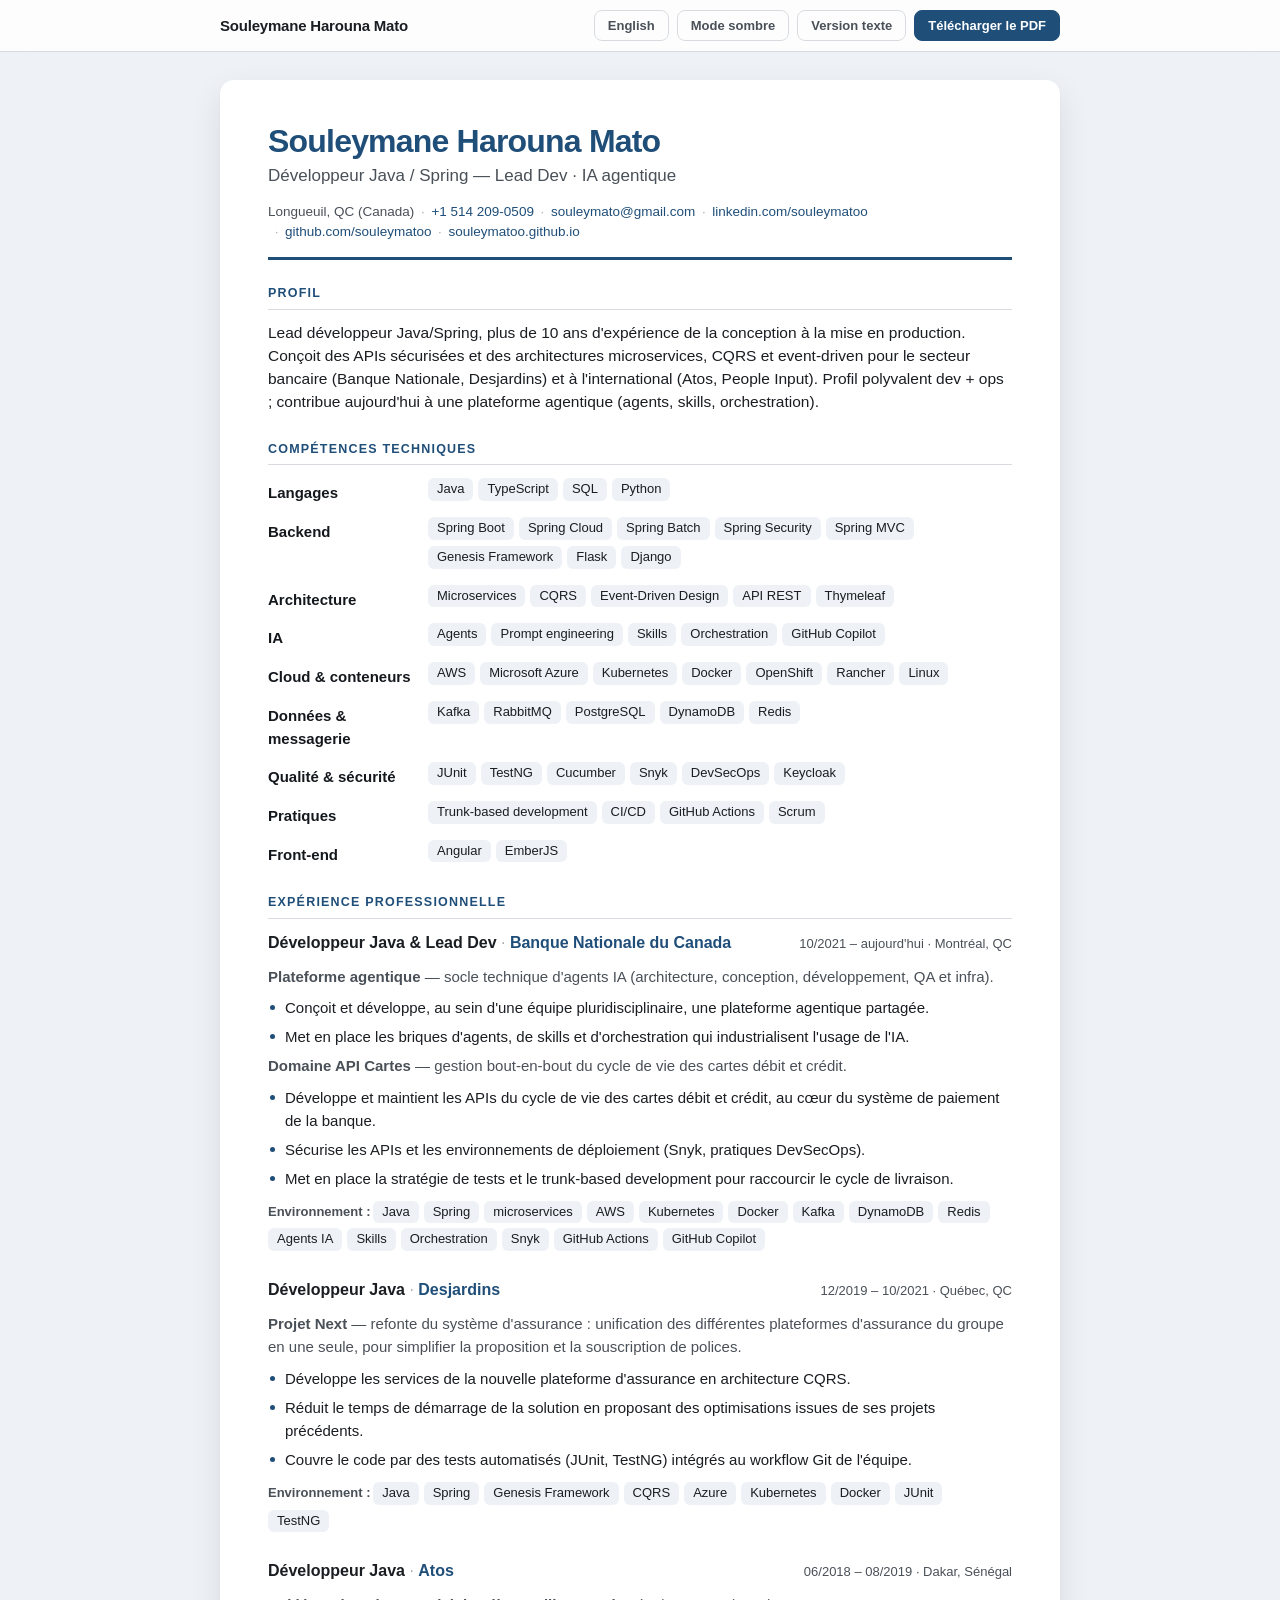
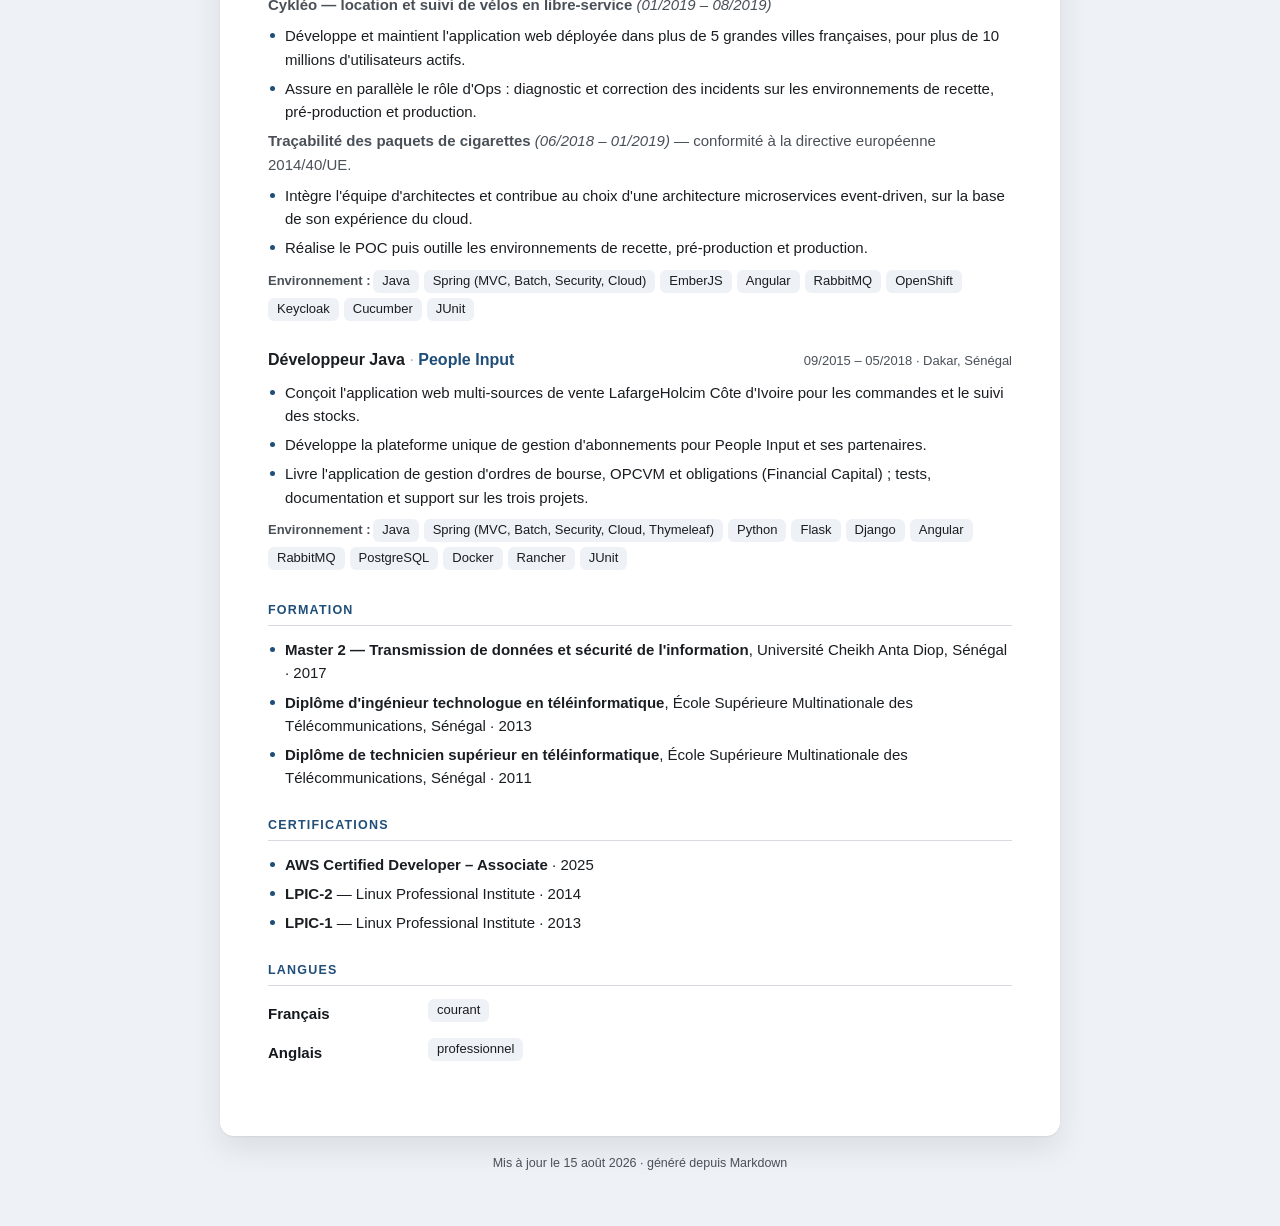
<file: index.html>
<!doctype html>
<html lang="fr" data-theme="light">
<head>
<meta charset="utf-8">
<meta name="viewport" content="width=device-width, initial-scale=1">
<title>Souleymane Harouna Mato — Développeur Java / Spring — Lead Dev · IA agentique</title>
<meta name="description" content="Lead développeur Java/Spring, plus de 10 ans d&#39;expérience de la conception à la mise en production. Conçoit des APIs sécurisées et des architectures microservices, CQRS et event-dr">
<meta name="author" content="Souleymane Harouna Mato">
<meta property="og:type" content="profile">
<meta property="og:title" content="Souleymane Harouna Mato — Développeur Java / Spring — Lead Dev · IA agentique">
<meta property="og:description" content="Lead développeur Java/Spring, plus de 10 ans d&#39;expérience de la conception à la mise en production. Conçoit des APIs sécurisées et des architectures microservices, CQRS et event-dr">
<link rel="alternate" hreflang="en" href="en.html">
<link rel="stylesheet" href="assets/site.css">
<link rel="icon" href="data:image/svg+xml,<svg xmlns='http://www.w3.org/2000/svg' viewBox='0 0 100 100'><text y='.9em' font-size='90'>📄</text></svg>">
<script type="application/ld+json">{"@context":"https://schema.org","@type":"Person","name":"Souleymane Harouna Mato","jobTitle":"Développeur Java / Spring — Lead Dev · IA agentique","email":"mailto:souleymato@gmail.com","telephone":"+1 514 209-0509","address":"Longueuil, QC (Canada)","url":"https://www.linkedin.com/in/souleymane-mato-aa4ab8a3","sameAs":["https://www.linkedin.com/in/souleymane-mato-aa4ab8a3","https://github.com/souleymatoo","https://souleymatoo.github.io/"]}</script>
<style>:root { --accent: #1f4e79; }</style>
</head>
<body>
<a class="skip-link" href="#content">Aller au contenu</a>
<header class="topbar">
  <div class="topbar-inner">
    <span class="topbar-name">Souleymane Harouna Mato</span>
    <nav class="topbar-actions" aria-label="Actions">
      <a class="btn btn-ghost" href="en.html" hreflang="en">English</a>
      <button class="btn btn-ghost" type="button" id="theme-toggle" aria-live="polite">Mode sombre</button>
      <a class="btn btn-ghost" href="cv-fr.txt" download>Version texte</a>
      <a class="btn btn-primary" href="CV-Souleymane-Harouna-Mato-FR.pdf" download>Télécharger le PDF</a>
    </nav>
  </div>
</header>
<main id="content" class="page">
  <article class="cv" lang="fr">
    <header class="cv-header">
      <h1 class="cv-name">Souleymane Harouna Mato</h1>
      <p class="cv-headline">Développeur Java / Spring — Lead Dev · IA agentique</p>
      <ul class="cv-contact">
        <li>Longueuil, QC (Canada)</li>
        <li><a href="tel:+15142090509">+1 514 209-0509</a></li>
        <li><a href="mailto:souleymato@gmail.com">souleymato@gmail.com</a></li>
        <li><a href="https://www.linkedin.com/in/souleymane-mato-aa4ab8a3">linkedin.com/souleymatoo</a></li>
        <li><a href="https://github.com/souleymatoo">github.com/souleymatoo</a></li>
        <li><a href="https://souleymatoo.github.io/">souleymatoo.github.io</a></li>
      </ul>
    </header>
    <section class="cv-section cv-section--summary" id="profil">
      <h2>Profil</h2>
      
      <p>Lead développeur Java/Spring, plus de 10 ans d&#39;expérience de la conception à la mise en production. Conçoit des APIs sécurisées et des architectures microservices, CQRS et event-driven pour le secteur bancaire (Banque Nationale, Desjardins) et à l&#39;international (Atos, People Input). Profil polyvalent dev + ops ; contribue aujourd&#39;hui à une plateforme agentique (agents, skills, orchestration).</p>
    </section>
    <section class="cv-section cv-section--skills" id="competences-techniques">
      <h2>Compétences techniques</h2>
      
      <dl class="groups"><div class="group">
          <dt>Langages</dt>
          <dd><span class="tag">Java</span><span class="tag-sep"> · </span><span class="tag">TypeScript</span><span class="tag-sep"> · </span><span class="tag">SQL</span><span class="tag-sep"> · </span><span class="tag">Python</span></dd>
        </div>
        <div class="group">
          <dt>Backend</dt>
          <dd><span class="tag">Spring Boot</span><span class="tag-sep"> · </span><span class="tag">Spring Cloud</span><span class="tag-sep"> · </span><span class="tag">Spring Batch</span><span class="tag-sep"> · </span><span class="tag">Spring Security</span><span class="tag-sep"> · </span><span class="tag">Spring MVC</span><span class="tag-sep"> · </span><span class="tag">Genesis Framework</span><span class="tag-sep"> · </span><span class="tag">Flask</span><span class="tag-sep"> · </span><span class="tag">Django</span></dd>
        </div>
        <div class="group">
          <dt>Architecture</dt>
          <dd><span class="tag">Microservices</span><span class="tag-sep"> · </span><span class="tag">CQRS</span><span class="tag-sep"> · </span><span class="tag">Event-Driven Design</span><span class="tag-sep"> · </span><span class="tag">API REST</span><span class="tag-sep"> · </span><span class="tag">Thymeleaf</span></dd>
        </div>
        <div class="group">
          <dt>IA</dt>
          <dd><span class="tag">Agents</span><span class="tag-sep"> · </span><span class="tag">Prompt engineering</span><span class="tag-sep"> · </span><span class="tag">Skills</span><span class="tag-sep"> · </span><span class="tag">Orchestration</span><span class="tag-sep"> · </span><span class="tag">GitHub Copilot</span></dd>
        </div>
        <div class="group">
          <dt>Cloud &amp; conteneurs</dt>
          <dd><span class="tag">AWS</span><span class="tag-sep"> · </span><span class="tag">Microsoft Azure</span><span class="tag-sep"> · </span><span class="tag">Kubernetes</span><span class="tag-sep"> · </span><span class="tag">Docker</span><span class="tag-sep"> · </span><span class="tag">OpenShift</span><span class="tag-sep"> · </span><span class="tag">Rancher</span><span class="tag-sep"> · </span><span class="tag">Linux</span></dd>
        </div>
        <div class="group">
          <dt>Données &amp; messagerie</dt>
          <dd><span class="tag">Kafka</span><span class="tag-sep"> · </span><span class="tag">RabbitMQ</span><span class="tag-sep"> · </span><span class="tag">PostgreSQL</span><span class="tag-sep"> · </span><span class="tag">DynamoDB</span><span class="tag-sep"> · </span><span class="tag">Redis</span></dd>
        </div>
        <div class="group">
          <dt>Qualité &amp; sécurité</dt>
          <dd><span class="tag">JUnit</span><span class="tag-sep"> · </span><span class="tag">TestNG</span><span class="tag-sep"> · </span><span class="tag">Cucumber</span><span class="tag-sep"> · </span><span class="tag">Snyk</span><span class="tag-sep"> · </span><span class="tag">DevSecOps</span><span class="tag-sep"> · </span><span class="tag">Keycloak</span></dd>
        </div>
        <div class="group">
          <dt>Pratiques</dt>
          <dd><span class="tag">Trunk-based development</span><span class="tag-sep"> · </span><span class="tag">CI/CD</span><span class="tag-sep"> · </span><span class="tag">GitHub Actions</span><span class="tag-sep"> · </span><span class="tag">Scrum</span></dd>
        </div>
        <div class="group">
          <dt>Front-end</dt>
          <dd><span class="tag">Angular</span><span class="tag-sep"> · </span><span class="tag">EmberJS</span></dd>
        </div></dl>
    </section>
    <section class="cv-section cv-section--experience" id="experience-professionnelle">
      <h2>Expérience professionnelle</h2>
      
      <article class="entry">
        <div class="entry-head">
          <h3 class="entry-title"><span class="entry-role">Développeur Java &amp; Lead Dev</span><span class="entry-sep"> · </span><span class="entry-org">Banque Nationale du Canada</span></h3>
          <p class="entry-meta">10/2021 – aujourd&#39;hui · Montréal, QC</p>
        </div>
        <p class="entry-note entry-note--lead"><strong>Plateforme agentique</strong> — socle technique d&#39;agents IA (architecture, conception, développement, QA et infra).</p>
        <ul class="bullets"><li>Conçoit et développe, au sein d&#39;une équipe pluridisciplinaire, une plateforme agentique partagée.</li>
          <li>Met en place les briques d&#39;agents, de skills et d&#39;orchestration qui industrialisent l&#39;usage de l&#39;IA.</li></ul>
        <p class="entry-note entry-note--lead"><strong>Domaine API Cartes</strong> — gestion bout-en-bout du cycle de vie des cartes débit et crédit.</p>
        <ul class="bullets"><li>Développe et maintient les APIs du cycle de vie des cartes débit et crédit, au cœur du système de paiement de la banque.</li>
          <li>Sécurise les APIs et les environnements de déploiement (Snyk, pratiques DevSecOps).</li>
          <li>Met en place la stratégie de tests et le trunk-based development pour raccourcir le cycle de livraison.</li></ul>
        <p class="stack"><span class="stack-label">Environnement : </span><span class="tag">Java</span><span class="tag-sep"> · </span><span class="tag">Spring</span><span class="tag-sep"> · </span><span class="tag">microservices</span><span class="tag-sep"> · </span><span class="tag">AWS</span><span class="tag-sep"> · </span><span class="tag">Kubernetes</span><span class="tag-sep"> · </span><span class="tag">Docker</span><span class="tag-sep"> · </span><span class="tag">Kafka</span><span class="tag-sep"> · </span><span class="tag">DynamoDB</span><span class="tag-sep"> · </span><span class="tag">Redis</span><span class="tag-sep"> · </span><span class="tag">Agents IA</span><span class="tag-sep"> · </span><span class="tag">Skills</span><span class="tag-sep"> · </span><span class="tag">Orchestration</span><span class="tag-sep"> · </span><span class="tag">Snyk</span><span class="tag-sep"> · </span><span class="tag">GitHub Actions</span><span class="tag-sep"> · </span><span class="tag">GitHub Copilot</span></p>
      </article>
      <article class="entry">
        <div class="entry-head">
          <h3 class="entry-title"><span class="entry-role">Développeur Java</span><span class="entry-sep"> · </span><span class="entry-org">Desjardins</span></h3>
          <p class="entry-meta">12/2019 – 10/2021 · Québec, QC</p>
        </div>
        <p class="entry-note entry-note--lead"><strong>Projet Next</strong> — refonte du système d&#39;assurance : unification des différentes plateformes d&#39;assurance du groupe en une seule, pour simplifier la proposition et la souscription de polices.</p>
        <ul class="bullets"><li>Développe les services de la nouvelle plateforme d&#39;assurance en architecture CQRS.</li>
          <li>Réduit le temps de démarrage de la solution en proposant des optimisations issues de ses projets précédents.</li>
          <li>Couvre le code par des tests automatisés (JUnit, TestNG) intégrés au workflow Git de l&#39;équipe.</li></ul>
        <p class="stack"><span class="stack-label">Environnement : </span><span class="tag">Java</span><span class="tag-sep"> · </span><span class="tag">Spring</span><span class="tag-sep"> · </span><span class="tag">Genesis Framework</span><span class="tag-sep"> · </span><span class="tag">CQRS</span><span class="tag-sep"> · </span><span class="tag">Azure</span><span class="tag-sep"> · </span><span class="tag">Kubernetes</span><span class="tag-sep"> · </span><span class="tag">Docker</span><span class="tag-sep"> · </span><span class="tag">JUnit</span><span class="tag-sep"> · </span><span class="tag">TestNG</span></p>
      </article>
      <article class="entry">
        <div class="entry-head">
          <h3 class="entry-title"><span class="entry-role">Développeur Java</span><span class="entry-sep"> · </span><span class="entry-org">Atos</span></h3>
          <p class="entry-meta">06/2018 – 08/2019 · Dakar, Sénégal</p>
        </div>
        <p class="entry-note entry-note--lead"><strong>Cykléo — location et suivi de vélos en libre-service</strong> <em>(01/2019 – 08/2019)</em></p>
        <ul class="bullets"><li>Développe et maintient l&#39;application web déployée dans plus de 5 grandes villes françaises, pour plus de 10 millions d&#39;utilisateurs actifs.</li>
          <li>Assure en parallèle le rôle d&#39;Ops : diagnostic et correction des incidents sur les environnements de recette, pré-production et production.</li></ul>
        <p class="entry-note entry-note--lead"><strong>Traçabilité des paquets de cigarettes</strong> <em>(06/2018 – 01/2019)</em> — conformité à la directive européenne 2014/40/UE.</p>
        <ul class="bullets"><li>Intègre l&#39;équipe d&#39;architectes et contribue au choix d&#39;une architecture microservices event-driven, sur la base de son expérience du cloud.</li>
          <li>Réalise le POC puis outille les environnements de recette, pré-production et production.</li></ul>
        <p class="stack"><span class="stack-label">Environnement : </span><span class="tag">Java</span><span class="tag-sep"> · </span><span class="tag">Spring (MVC, Batch, Security, Cloud)</span><span class="tag-sep"> · </span><span class="tag">EmberJS</span><span class="tag-sep"> · </span><span class="tag">Angular</span><span class="tag-sep"> · </span><span class="tag">RabbitMQ</span><span class="tag-sep"> · </span><span class="tag">OpenShift</span><span class="tag-sep"> · </span><span class="tag">Keycloak</span><span class="tag-sep"> · </span><span class="tag">Cucumber</span><span class="tag-sep"> · </span><span class="tag">JUnit</span></p>
      </article>
      <article class="entry">
        <div class="entry-head">
          <h3 class="entry-title"><span class="entry-role">Développeur Java</span><span class="entry-sep"> · </span><span class="entry-org">People Input</span></h3>
          <p class="entry-meta">09/2015 – 05/2018 · Dakar, Sénégal</p>
        </div>
        <ul class="bullets"><li>Conçoit l&#39;application web multi-sources de vente LafargeHolcim Côte d&#39;Ivoire pour les commandes et le suivi des stocks.</li>
          <li>Développe la plateforme unique de gestion d&#39;abonnements pour People Input et ses partenaires.</li>
          <li>Livre l&#39;application de gestion d&#39;ordres de bourse, OPCVM et obligations (Financial Capital) ; tests, documentation et support sur les trois projets.</li></ul>
        <p class="stack"><span class="stack-label">Environnement : </span><span class="tag">Java</span><span class="tag-sep"> · </span><span class="tag">Spring (MVC, Batch, Security, Cloud, Thymeleaf)</span><span class="tag-sep"> · </span><span class="tag">Python</span><span class="tag-sep"> · </span><span class="tag">Flask</span><span class="tag-sep"> · </span><span class="tag">Django</span><span class="tag-sep"> · </span><span class="tag">Angular</span><span class="tag-sep"> · </span><span class="tag">RabbitMQ</span><span class="tag-sep"> · </span><span class="tag">PostgreSQL</span><span class="tag-sep"> · </span><span class="tag">Docker</span><span class="tag-sep"> · </span><span class="tag">Rancher</span><span class="tag-sep"> · </span><span class="tag">JUnit</span></p>
      </article>
    </section>
    <section class="cv-section cv-section--education" id="formation">
      <h2>Formation</h2>
      
      <ul class="bullets"><li><strong>Master 2 — Transmission de données et sécurité de l&#39;information</strong>, Université Cheikh Anta Diop, Sénégal · 2017</li>
          <li><strong>Diplôme d&#39;ingénieur technologue en téléinformatique</strong>, École Supérieure Multinationale des Télécommunications, Sénégal · 2013</li>
          <li><strong>Diplôme de technicien supérieur en téléinformatique</strong>, École Supérieure Multinationale des Télécommunications, Sénégal · 2011</li></ul>
    </section>
    <section class="cv-section cv-section--certifications" id="certifications">
      <h2>Certifications</h2>
      
      <ul class="bullets"><li><strong>AWS Certified Developer – Associate</strong> · 2025</li>
          <li><strong>LPIC-2</strong> — Linux Professional Institute · 2014</li>
          <li><strong>LPIC-1</strong> — Linux Professional Institute · 2013</li></ul>
    </section>
    <section class="cv-section cv-section--languages" id="langues">
      <h2>Langues</h2>
      
      <dl class="groups"><div class="group">
          <dt>Français</dt>
          <dd><span class="tag">courant</span></dd>
        </div>
        <div class="group">
          <dt>Anglais</dt>
          <dd><span class="tag">professionnel</span></dd>
        </div></dl>
    </section>
  </article>
  <footer class="page-footer">
    <p>Mis à jour le 15 août 2026 · généré depuis Markdown</p>
  </footer>
</main>
<script>
(function () {
  var root = document.documentElement;
  var button = document.getElementById('theme-toggle');
  var labels = { light: "Mode sombre", dark: "Mode clair" };
  var stored = null;
  try { stored = localStorage.getItem('cv-theme'); } catch (error) {}
  var preferred = stored || (window.matchMedia('(prefers-color-scheme: dark)').matches ? 'dark' : 'light');
  apply(preferred);
  button.addEventListener('click', function () {
    apply(root.dataset.theme === 'dark' ? 'light' : 'dark');
  });
  function apply(theme) {
    root.dataset.theme = theme;
    button.textContent = labels[theme];
    try { localStorage.setItem('cv-theme', theme); } catch (error) {}
  }
})();
</script>
</body>
</html>
</file>
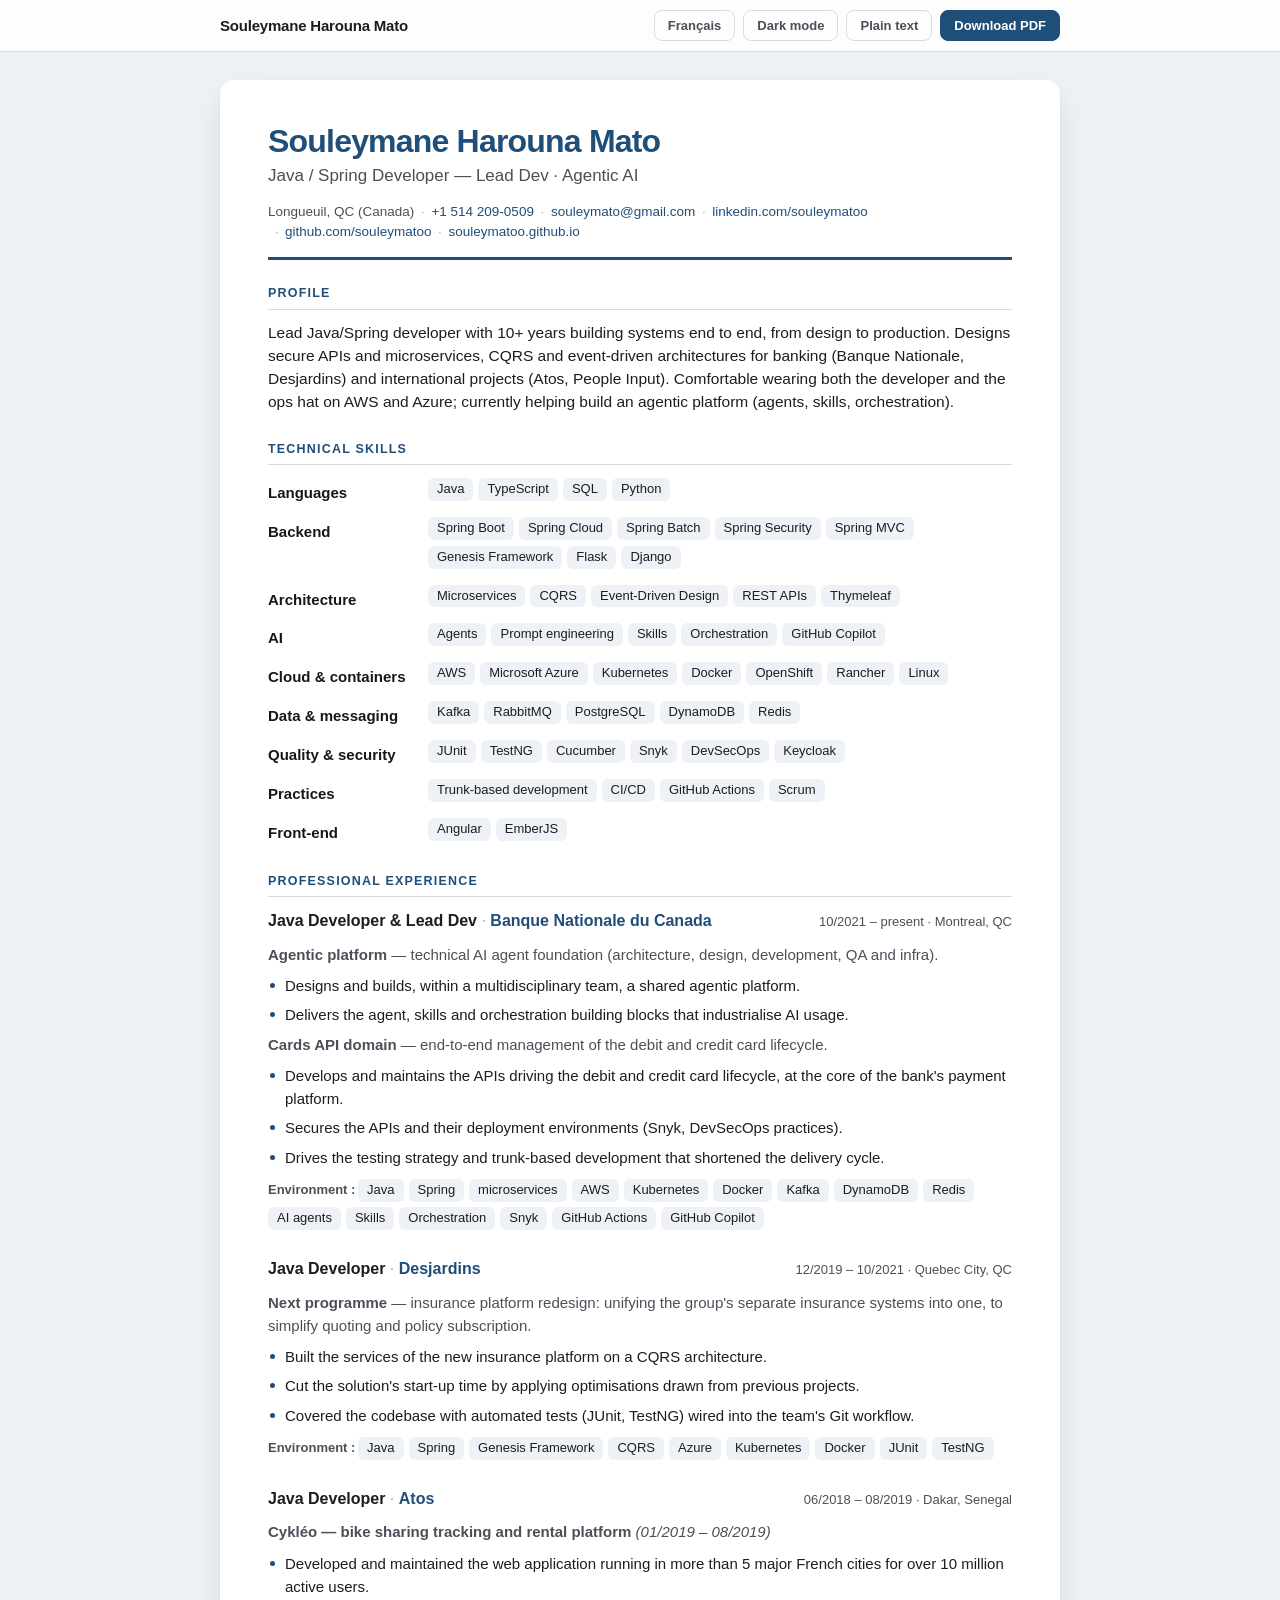
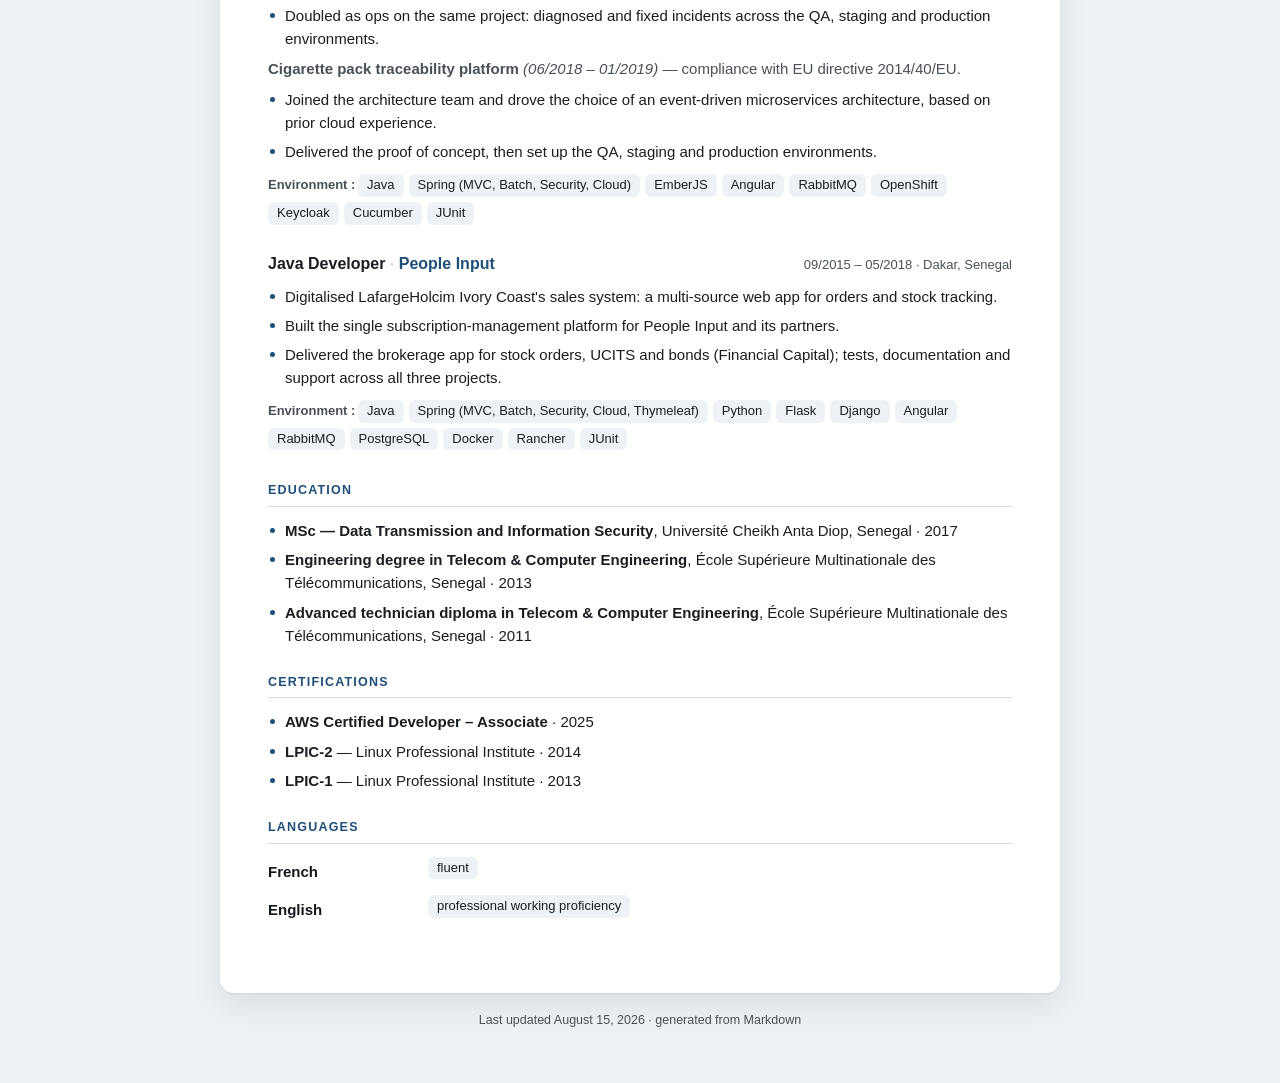
<file: en.html>
<!doctype html>
<html lang="en" data-theme="light">
<head>
<meta charset="utf-8">
<meta name="viewport" content="width=device-width, initial-scale=1">
<title>Souleymane Harouna Mato — Java / Spring Developer — Lead Dev · Agentic AI</title>
<meta name="description" content="Lead Java/Spring developer with 10+ years building systems end to end, from design to production. Designs secure APIs and microservices, CQRS and event-driven architectures for ban">
<meta name="author" content="Souleymane Harouna Mato">
<meta property="og:type" content="profile">
<meta property="og:title" content="Souleymane Harouna Mato — Java / Spring Developer — Lead Dev · Agentic AI">
<meta property="og:description" content="Lead Java/Spring developer with 10+ years building systems end to end, from design to production. Designs secure APIs and microservices, CQRS and event-driven architectures for ban">
<link rel="alternate" hreflang="fr" href="index.html">
<link rel="stylesheet" href="assets/site.css">
<link rel="icon" href="data:image/svg+xml,<svg xmlns='http://www.w3.org/2000/svg' viewBox='0 0 100 100'><text y='.9em' font-size='90'>📄</text></svg>">
<script type="application/ld+json">{"@context":"https://schema.org","@type":"Person","name":"Souleymane Harouna Mato","jobTitle":"Java / Spring Developer — Lead Dev · Agentic AI","email":"mailto:souleymato@gmail.com","telephone":"+1 514 209-0509","address":"Longueuil, QC (Canada)","url":"https://www.linkedin.com/in/souleymane-mato-aa4ab8a3","sameAs":["https://www.linkedin.com/in/souleymane-mato-aa4ab8a3","https://github.com/souleymatoo","https://souleymatoo.github.io/"]}</script>
<style>:root { --accent: #1f4e79; }</style>
</head>
<body>
<a class="skip-link" href="#content">Skip to content</a>
<header class="topbar">
  <div class="topbar-inner">
    <span class="topbar-name">Souleymane Harouna Mato</span>
    <nav class="topbar-actions" aria-label="Actions">
      <a class="btn btn-ghost" href="index.html" hreflang="fr">Français</a>
      <button class="btn btn-ghost" type="button" id="theme-toggle" aria-live="polite">Dark mode</button>
      <a class="btn btn-ghost" href="cv-en.txt" download>Plain text</a>
      <a class="btn btn-primary" href="CV-Souleymane-Harouna-Mato-EN.pdf" download>Download PDF</a>
    </nav>
  </div>
</header>
<main id="content" class="page">
  <article class="cv" lang="en">
    <header class="cv-header">
      <h1 class="cv-name">Souleymane Harouna Mato</h1>
      <p class="cv-headline">Java / Spring Developer — Lead Dev · Agentic AI</p>
      <ul class="cv-contact">
        <li>Longueuil, QC (Canada)</li>
        <li><a href="tel:+15142090509">+1 514 209-0509</a></li>
        <li><a href="mailto:souleymato@gmail.com">souleymato@gmail.com</a></li>
        <li><a href="https://www.linkedin.com/in/souleymane-mato-aa4ab8a3">linkedin.com/souleymatoo</a></li>
        <li><a href="https://github.com/souleymatoo">github.com/souleymatoo</a></li>
        <li><a href="https://souleymatoo.github.io/">souleymatoo.github.io</a></li>
      </ul>
    </header>
    <section class="cv-section cv-section--summary" id="profile">
      <h2>Profile</h2>
      
      <p>Lead Java/Spring developer with 10+ years building systems end to end, from design to production. Designs secure APIs and microservices, CQRS and event-driven architectures for banking (Banque Nationale, Desjardins) and international projects (Atos, People Input). Comfortable wearing both the developer and the ops hat on AWS and Azure; currently helping build an agentic platform (agents, skills, orchestration).</p>
    </section>
    <section class="cv-section cv-section--skills" id="technical-skills">
      <h2>Technical skills</h2>
      
      <dl class="groups"><div class="group">
          <dt>Languages</dt>
          <dd><span class="tag">Java</span><span class="tag-sep"> · </span><span class="tag">TypeScript</span><span class="tag-sep"> · </span><span class="tag">SQL</span><span class="tag-sep"> · </span><span class="tag">Python</span></dd>
        </div>
        <div class="group">
          <dt>Backend</dt>
          <dd><span class="tag">Spring Boot</span><span class="tag-sep"> · </span><span class="tag">Spring Cloud</span><span class="tag-sep"> · </span><span class="tag">Spring Batch</span><span class="tag-sep"> · </span><span class="tag">Spring Security</span><span class="tag-sep"> · </span><span class="tag">Spring MVC</span><span class="tag-sep"> · </span><span class="tag">Genesis Framework</span><span class="tag-sep"> · </span><span class="tag">Flask</span><span class="tag-sep"> · </span><span class="tag">Django</span></dd>
        </div>
        <div class="group">
          <dt>Architecture</dt>
          <dd><span class="tag">Microservices</span><span class="tag-sep"> · </span><span class="tag">CQRS</span><span class="tag-sep"> · </span><span class="tag">Event-Driven Design</span><span class="tag-sep"> · </span><span class="tag">REST APIs</span><span class="tag-sep"> · </span><span class="tag">Thymeleaf</span></dd>
        </div>
        <div class="group">
          <dt>AI</dt>
          <dd><span class="tag">Agents</span><span class="tag-sep"> · </span><span class="tag">Prompt engineering</span><span class="tag-sep"> · </span><span class="tag">Skills</span><span class="tag-sep"> · </span><span class="tag">Orchestration</span><span class="tag-sep"> · </span><span class="tag">GitHub Copilot</span></dd>
        </div>
        <div class="group">
          <dt>Cloud &amp; containers</dt>
          <dd><span class="tag">AWS</span><span class="tag-sep"> · </span><span class="tag">Microsoft Azure</span><span class="tag-sep"> · </span><span class="tag">Kubernetes</span><span class="tag-sep"> · </span><span class="tag">Docker</span><span class="tag-sep"> · </span><span class="tag">OpenShift</span><span class="tag-sep"> · </span><span class="tag">Rancher</span><span class="tag-sep"> · </span><span class="tag">Linux</span></dd>
        </div>
        <div class="group">
          <dt>Data &amp; messaging</dt>
          <dd><span class="tag">Kafka</span><span class="tag-sep"> · </span><span class="tag">RabbitMQ</span><span class="tag-sep"> · </span><span class="tag">PostgreSQL</span><span class="tag-sep"> · </span><span class="tag">DynamoDB</span><span class="tag-sep"> · </span><span class="tag">Redis</span></dd>
        </div>
        <div class="group">
          <dt>Quality &amp; security</dt>
          <dd><span class="tag">JUnit</span><span class="tag-sep"> · </span><span class="tag">TestNG</span><span class="tag-sep"> · </span><span class="tag">Cucumber</span><span class="tag-sep"> · </span><span class="tag">Snyk</span><span class="tag-sep"> · </span><span class="tag">DevSecOps</span><span class="tag-sep"> · </span><span class="tag">Keycloak</span></dd>
        </div>
        <div class="group">
          <dt>Practices</dt>
          <dd><span class="tag">Trunk-based development</span><span class="tag-sep"> · </span><span class="tag">CI/CD</span><span class="tag-sep"> · </span><span class="tag">GitHub Actions</span><span class="tag-sep"> · </span><span class="tag">Scrum</span></dd>
        </div>
        <div class="group">
          <dt>Front-end</dt>
          <dd><span class="tag">Angular</span><span class="tag-sep"> · </span><span class="tag">EmberJS</span></dd>
        </div></dl>
    </section>
    <section class="cv-section cv-section--experience" id="professional-experience">
      <h2>Professional experience</h2>
      
      <article class="entry">
        <div class="entry-head">
          <h3 class="entry-title"><span class="entry-role">Java Developer &amp; Lead Dev</span><span class="entry-sep"> · </span><span class="entry-org">Banque Nationale du Canada</span></h3>
          <p class="entry-meta">10/2021 – present · Montreal, QC</p>
        </div>
        <p class="entry-note entry-note--lead"><strong>Agentic platform</strong> — technical AI agent foundation (architecture, design, development, QA and infra).</p>
        <ul class="bullets"><li>Designs and builds, within a multidisciplinary team, a shared agentic platform.</li>
          <li>Delivers the agent, skills and orchestration building blocks that industrialise AI usage.</li></ul>
        <p class="entry-note entry-note--lead"><strong>Cards API domain</strong> — end-to-end management of the debit and credit card lifecycle.</p>
        <ul class="bullets"><li>Develops and maintains the APIs driving the debit and credit card lifecycle, at the core of the bank&#39;s payment platform.</li>
          <li>Secures the APIs and their deployment environments (Snyk, DevSecOps practices).</li>
          <li>Drives the testing strategy and trunk-based development that shortened the delivery cycle.</li></ul>
        <p class="stack"><span class="stack-label">Environment : </span><span class="tag">Java</span><span class="tag-sep"> · </span><span class="tag">Spring</span><span class="tag-sep"> · </span><span class="tag">microservices</span><span class="tag-sep"> · </span><span class="tag">AWS</span><span class="tag-sep"> · </span><span class="tag">Kubernetes</span><span class="tag-sep"> · </span><span class="tag">Docker</span><span class="tag-sep"> · </span><span class="tag">Kafka</span><span class="tag-sep"> · </span><span class="tag">DynamoDB</span><span class="tag-sep"> · </span><span class="tag">Redis</span><span class="tag-sep"> · </span><span class="tag">AI agents</span><span class="tag-sep"> · </span><span class="tag">Skills</span><span class="tag-sep"> · </span><span class="tag">Orchestration</span><span class="tag-sep"> · </span><span class="tag">Snyk</span><span class="tag-sep"> · </span><span class="tag">GitHub Actions</span><span class="tag-sep"> · </span><span class="tag">GitHub Copilot</span></p>
      </article>
      <article class="entry">
        <div class="entry-head">
          <h3 class="entry-title"><span class="entry-role">Java Developer</span><span class="entry-sep"> · </span><span class="entry-org">Desjardins</span></h3>
          <p class="entry-meta">12/2019 – 10/2021 · Quebec City, QC</p>
        </div>
        <p class="entry-note entry-note--lead"><strong>Next programme</strong> — insurance platform redesign: unifying the group&#39;s separate insurance systems into one, to simplify quoting and policy subscription.</p>
        <ul class="bullets"><li>Built the services of the new insurance platform on a CQRS architecture.</li>
          <li>Cut the solution&#39;s start-up time by applying optimisations drawn from previous projects.</li>
          <li>Covered the codebase with automated tests (JUnit, TestNG) wired into the team&#39;s Git workflow.</li></ul>
        <p class="stack"><span class="stack-label">Environment : </span><span class="tag">Java</span><span class="tag-sep"> · </span><span class="tag">Spring</span><span class="tag-sep"> · </span><span class="tag">Genesis Framework</span><span class="tag-sep"> · </span><span class="tag">CQRS</span><span class="tag-sep"> · </span><span class="tag">Azure</span><span class="tag-sep"> · </span><span class="tag">Kubernetes</span><span class="tag-sep"> · </span><span class="tag">Docker</span><span class="tag-sep"> · </span><span class="tag">JUnit</span><span class="tag-sep"> · </span><span class="tag">TestNG</span></p>
      </article>
      <article class="entry">
        <div class="entry-head">
          <h3 class="entry-title"><span class="entry-role">Java Developer</span><span class="entry-sep"> · </span><span class="entry-org">Atos</span></h3>
          <p class="entry-meta">06/2018 – 08/2019 · Dakar, Senegal</p>
        </div>
        <p class="entry-note entry-note--lead"><strong>Cykléo — bike sharing tracking and rental platform</strong> <em>(01/2019 – 08/2019)</em></p>
        <ul class="bullets"><li>Developed and maintained the web application running in more than 5 major French cities for over 10 million active users.</li>
          <li>Doubled as ops on the same project: diagnosed and fixed incidents across the QA, staging and production environments.</li></ul>
        <p class="entry-note entry-note--lead"><strong>Cigarette pack traceability platform</strong> <em>(06/2018 – 01/2019)</em> — compliance with EU directive 2014/40/EU.</p>
        <ul class="bullets"><li>Joined the architecture team and drove the choice of an event-driven microservices architecture, based on prior cloud experience.</li>
          <li>Delivered the proof of concept, then set up the QA, staging and production environments.</li></ul>
        <p class="stack"><span class="stack-label">Environment : </span><span class="tag">Java</span><span class="tag-sep"> · </span><span class="tag">Spring (MVC, Batch, Security, Cloud)</span><span class="tag-sep"> · </span><span class="tag">EmberJS</span><span class="tag-sep"> · </span><span class="tag">Angular</span><span class="tag-sep"> · </span><span class="tag">RabbitMQ</span><span class="tag-sep"> · </span><span class="tag">OpenShift</span><span class="tag-sep"> · </span><span class="tag">Keycloak</span><span class="tag-sep"> · </span><span class="tag">Cucumber</span><span class="tag-sep"> · </span><span class="tag">JUnit</span></p>
      </article>
      <article class="entry">
        <div class="entry-head">
          <h3 class="entry-title"><span class="entry-role">Java Developer</span><span class="entry-sep"> · </span><span class="entry-org">People Input</span></h3>
          <p class="entry-meta">09/2015 – 05/2018 · Dakar, Senegal</p>
        </div>
        <ul class="bullets"><li>Digitalised LafargeHolcim Ivory Coast&#39;s sales system: a multi-source web app for orders and stock tracking.</li>
          <li>Built the single subscription-management platform for People Input and its partners.</li>
          <li>Delivered the brokerage app for stock orders, UCITS and bonds (Financial Capital); tests, documentation and support across all three projects.</li></ul>
        <p class="stack"><span class="stack-label">Environment : </span><span class="tag">Java</span><span class="tag-sep"> · </span><span class="tag">Spring (MVC, Batch, Security, Cloud, Thymeleaf)</span><span class="tag-sep"> · </span><span class="tag">Python</span><span class="tag-sep"> · </span><span class="tag">Flask</span><span class="tag-sep"> · </span><span class="tag">Django</span><span class="tag-sep"> · </span><span class="tag">Angular</span><span class="tag-sep"> · </span><span class="tag">RabbitMQ</span><span class="tag-sep"> · </span><span class="tag">PostgreSQL</span><span class="tag-sep"> · </span><span class="tag">Docker</span><span class="tag-sep"> · </span><span class="tag">Rancher</span><span class="tag-sep"> · </span><span class="tag">JUnit</span></p>
      </article>
    </section>
    <section class="cv-section cv-section--education" id="education">
      <h2>Education</h2>
      
      <ul class="bullets"><li><strong>MSc — Data Transmission and Information Security</strong>, Université Cheikh Anta Diop, Senegal · 2017</li>
          <li><strong>Engineering degree in Telecom &amp; Computer Engineering</strong>, École Supérieure Multinationale des Télécommunications, Senegal · 2013</li>
          <li><strong>Advanced technician diploma in Telecom &amp; Computer Engineering</strong>, École Supérieure Multinationale des Télécommunications, Senegal · 2011</li></ul>
    </section>
    <section class="cv-section cv-section--certifications" id="certifications">
      <h2>Certifications</h2>
      
      <ul class="bullets"><li><strong>AWS Certified Developer – Associate</strong> · 2025</li>
          <li><strong>LPIC-2</strong> — Linux Professional Institute · 2014</li>
          <li><strong>LPIC-1</strong> — Linux Professional Institute · 2013</li></ul>
    </section>
    <section class="cv-section cv-section--languages" id="languages">
      <h2>Languages</h2>
      
      <dl class="groups"><div class="group">
          <dt>French</dt>
          <dd><span class="tag">fluent</span></dd>
        </div>
        <div class="group">
          <dt>English</dt>
          <dd><span class="tag">professional working proficiency</span></dd>
        </div></dl>
    </section>
  </article>
  <footer class="page-footer">
    <p>Last updated August 15, 2026 · generated from Markdown</p>
  </footer>
</main>
<script>
(function () {
  var root = document.documentElement;
  var button = document.getElementById('theme-toggle');
  var labels = { light: "Dark mode", dark: "Light mode" };
  var stored = null;
  try { stored = localStorage.getItem('cv-theme'); } catch (error) {}
  var preferred = stored || (window.matchMedia('(prefers-color-scheme: dark)').matches ? 'dark' : 'light');
  apply(preferred);
  button.addEventListener('click', function () {
    apply(root.dataset.theme === 'dark' ? 'light' : 'dark');
  });
  function apply(theme) {
    root.dataset.theme = theme;
    button.textContent = labels[theme];
    try { localStorage.setItem('cv-theme', theme); } catch (error) {}
  }
})();
</script>
</body>
</html>
</file>
<file: assets/site.css>
/* Typography and layout of the CV itself.
   Single column on purpose: multi-column CVs confuse the parsers recruiters
   use to pre-screen applications.

   Every colour goes through a variable so the website can re-theme the exact
   same markup (dark mode) without overriding rules one by one.

   Spacing and skill chips live here so the PDF matches the GitHub Pages look —
   site.css only scales type for the screen. Tuned to stay within two pages. */

:root {
  --accent: #1f4e79;
  --ink: #1a1d21;
  --ink-strong: #14181d;
  --ink-body: #383e46;
  --ink-soft: #4a5058;
  --ink-muted: #5c626a;
  --ink-faint: #a8aeb6;
  --rule: #d7dbe0;
  --chip-bg: #e8edf3;
}

* { box-sizing: border-box; }

html { -webkit-print-color-adjust: exact; print-color-adjust: exact; }

body.print {
  margin: 0;
  background: #fff;
}

.cv {
  font-family: Inter, "Helvetica Neue", Arial, "Liberation Sans", sans-serif;
  font-size: 9.4pt;
  line-height: 1.46;
  color: var(--ink);
  max-width: 100%;
}

.cv a { color: inherit; text-decoration: none; }
.cv p { margin: 0 0 5pt; }
.cv ul { margin: 0; padding: 0; list-style: none; }

/* ---------- Header ---------- */

.cv-header {
  border-bottom: 1.7pt solid var(--accent);
  padding-bottom: 8pt;
  margin-bottom: 12pt;
}

.cv-name {
  margin: 0;
  font-size: 19.5pt;
  font-weight: 700;
  letter-spacing: -0.4pt;
  color: var(--accent);
  line-height: 1.1;
}

.cv-headline {
  margin: 2.5pt 0 7pt;
  font-size: 10.2pt;
  font-weight: 500;
  color: var(--ink-soft);
}

.cv-contact {
  display: flex;
  flex-wrap: wrap;
  font-size: 8.6pt;
  color: var(--ink-soft);
  row-gap: 1.5pt;
}

.cv-contact li + li::before {
  content: "·";
  margin: 0 5pt;
  color: var(--ink-faint);
}

.cv-contact a { color: var(--ink-soft); }

/* ---------- Sections ---------- */

.cv-section { margin-bottom: 12pt; }

.cv-section h2 {
  margin: 0 0 7pt;
  padding-bottom: 3pt;
  border-bottom: 0.7pt solid var(--rule);
  font-size: 9.2pt;
  font-weight: 700;
  letter-spacing: 0.9pt;
  text-transform: uppercase;
  color: var(--accent);
}

.cv-section--summary p {
  font-size: 9.55pt;
  line-height: 1.48;
  color: var(--ink);
  margin-bottom: 0;
}

/* ---------- Experience entries ---------- */

.entry {
  margin-bottom: 10.5pt;
  break-inside: avoid;
  page-break-inside: avoid;
}

.entry:last-child { margin-bottom: 0; }

.entry-head {
  display: flex;
  justify-content: space-between;
  align-items: baseline;
  gap: 8pt;
  margin-bottom: 2.5pt;
}

.entry-title {
  margin: 0;
  font-size: 9.9pt;
  font-weight: 600;
  color: var(--ink-strong);
}

.entry-org { font-weight: 600; color: var(--accent); }
.entry-sep { color: var(--ink-faint); font-weight: 400; }

.entry-meta {
  margin: 0;
  font-size: 8.4pt;
  font-weight: 500;
  color: var(--ink-muted);
  white-space: nowrap;
  font-variant-numeric: tabular-nums;
}

.entry-note {
  margin: 1.5pt 0 3.5pt;
  color: var(--ink-body);
}

.entry-note--lead {
  margin-top: 5.5pt;
  margin-bottom: 2.5pt;
  color: var(--ink-strong);
}

.entry-note--lead strong { font-weight: 600; }

/* ---------- Bullets ---------- */

.bullets {
  margin: 1.5pt 0 3pt;
}

.bullets li {
  position: relative;
  padding-left: 10pt;
  margin-bottom: 2.8pt;
}

.bullets li::before {
  content: "";
  position: absolute;
  left: 1.5pt;
  top: 4.8pt;
  width: 2.5pt;
  height: 2.5pt;
  border-radius: 50%;
  background: var(--accent);
}

.bullets .nested { margin-top: 2pt; }
.bullets .nested li::before { background: var(--ink-faint); }

/* ---------- Skill groups and tag chips ---------- */

.groups { margin: 0.5pt 0 0; }

.group {
  display: flex;
  gap: 7pt;
  margin-bottom: 4pt;
  align-items: flex-start;
  break-inside: avoid;
}

.group:last-child { margin-bottom: 0; }

.group dt {
  flex: 0 0 23%;
  padding-top: 1.2pt;
  font-weight: 600;
  color: var(--ink-strong);
}

.group dd {
  margin: 0;
  flex: 1;
  color: var(--ink-body);
  line-height: 1.5;
}

/* Separators are only for the plain-text export; chips replace them visually. */
.tag-sep { display: none; }

.tag {
  display: inline-block;
  background: var(--chip-bg);
  border-radius: 2.5pt;
  padding: 1pt 4.5pt;
  margin: 0 2.5pt 2.5pt 0;
  font-size: 7.9pt;
  line-height: 1.3;
  color: var(--ink);
  vertical-align: baseline;
}

.stack {
  margin: 4.5pt 0 0;
  font-size: 8.3pt;
  color: var(--ink-muted);
  line-height: 1.5;
}

.stack-label {
  display: inline-block;
  font-weight: 600;
  color: var(--ink-soft);
  margin-right: 2pt;
  margin-bottom: 2.5pt;
}

code {
  font-family: "JetBrains Mono", "Liberation Mono", monospace;
  font-size: 0.92em;
}

/* Education / certifications / languages sit lower on the page: keep them
   a touch denser so the breathing room goes to the experience section. */
.cv-section--education,
.cv-section--certifications,
.cv-section--languages {
  margin-bottom: 10pt;
}

.cv-section--education .bullets li,
.cv-section--certifications .bullets li {
  margin-bottom: 2.2pt;
}

.cv-section--languages .group {
  margin-bottom: 3pt;
}


/* Web presentation layer for the GitHub Pages site.
   It reuses the print stylesheet (spacing, chips, colours) and only adjusts
   what a screen needs: fluid sizing, dark mode and a sticky action bar. */

:root {
  --page-bg: #eef1f5;
  --card-bg: #ffffff;
  --text: #1a1d21;
  --text-soft: #4a5058;
  --line: #d7dbe0;
  --bar-bg: rgba(255, 255, 255, 0.86);
  --chip-bg: #eef2f7;
  --shadow: 0 1px 2px rgba(16, 24, 40, 0.06), 0 12px 32px rgba(16, 24, 40, 0.09);
}

html[data-theme="dark"] {
  --page-bg: #0e1116;
  --card-bg: #161b22;
  --text: #e4e8ee;
  --text-soft: #9aa3ae;
  --line: #2b323c;
  --bar-bg: rgba(22, 27, 34, 0.86);
  --chip-bg: #222a34;
  --shadow: 0 1px 2px rgba(0, 0, 0, 0.4), 0 12px 32px rgba(0, 0, 0, 0.45);

  /* Re-tint the print stylesheet rather than overriding each of its rules. */
  --accent: #6ea8fe;
  --ink: #e4e8ee;
  --ink-strong: #f2f5f9;
  --ink-body: #cdd4dd;
  --ink-soft: #aab2bd;
  --ink-muted: #98a1ac;
  --ink-faint: #5b636e;
  --rule: #2b323c;
}

html { scroll-behavior: smooth; }

body {
  margin: 0;
  background: var(--page-bg);
  color: var(--text);
  font-family: Inter, "Helvetica Neue", Arial, "Liberation Sans", sans-serif;
  transition: background-color 0.2s ease, color 0.2s ease;
}

.skip-link {
  position: absolute;
  left: -9999px;
  top: 0;
  background: var(--card-bg);
  color: var(--text);
  padding: 10px 16px;
  z-index: 20;
}

.skip-link:focus { left: 8px; top: 8px; }

/* ---------- Action bar ---------- */

.topbar {
  position: sticky;
  top: 0;
  z-index: 10;
  background: var(--bar-bg);
  backdrop-filter: saturate(180%) blur(12px);
  border-bottom: 1px solid var(--line);
}

.topbar-inner {
  max-width: 880px;
  margin: 0 auto;
  padding: 10px 20px;
  display: flex;
  align-items: center;
  justify-content: space-between;
  gap: 12px;
}

.topbar-name {
  font-weight: 650;
  font-size: 15px;
  letter-spacing: -0.2px;
  white-space: nowrap;
  overflow: hidden;
  text-overflow: ellipsis;
}

.topbar-actions {
  display: flex;
  gap: 8px;
  flex-shrink: 0;
}

.btn {
  font: inherit;
  font-size: 13px;
  font-weight: 550;
  line-height: 1;
  padding: 8px 13px;
  border-radius: 8px;
  border: 1px solid var(--line);
  cursor: pointer;
  text-decoration: none;
  white-space: nowrap;
  transition: background-color 0.15s ease, border-color 0.15s ease, transform 0.05s ease;
}

.btn:active { transform: translateY(1px); }

.btn-ghost {
  background: transparent;
  color: var(--text-soft);
}

.btn-ghost:hover {
  background: var(--chip-bg);
  color: var(--text);
}

.btn-primary {
  background: var(--accent);
  border-color: var(--accent);
  color: #fff;
}

.btn-primary:hover { filter: brightness(1.08); }

/* ---------- Page and card ---------- */

.page {
  max-width: 880px;
  margin: 0 auto;
  padding: 28px 20px 56px;
}

.page .cv {
  background: var(--card-bg);
  color: var(--text);
  border-radius: 14px;
  box-shadow: var(--shadow);
  padding: 44px 48px;
  font-size: 15px;
  line-height: 1.55;
}

.page-footer {
  margin-top: 20px;
  text-align: center;
  font-size: 12.5px;
  color: var(--text-soft);
}

.page-footer p { margin: 0; }

/* ---------- Screen overrides of the print stylesheet ---------- */

.page .cv-name { font-size: 32px; letter-spacing: -0.8px; }
.page .cv-headline { font-size: 17px; margin: 4px 0 12px; }
.page .cv-contact { font-size: 13.5px; gap: 0; color: var(--text-soft); }
.page .cv-contact a { color: var(--accent); text-decoration: none; }
.page .cv-contact a:hover { text-decoration: underline; }
.page .cv-header { padding-bottom: 14px; margin-bottom: 24px; border-bottom-width: 3px; }

.page .cv-section { margin-bottom: 26px; }
.page .cv-section h2 { font-size: 12.5px; margin-bottom: 12px; padding-bottom: 5px; border-color: var(--line); }
.page .cv-section--summary p { font-size: 15.5px; color: var(--text); }

.page .entry { margin-bottom: 22px; }
.page .entry-head { flex-wrap: wrap; }
.page .entry-title { font-size: 16px; color: var(--text); }
.page .entry-meta { font-size: 13px; color: var(--text-soft); }
.page .entry-note { margin: 4px 0 8px; color: var(--text-soft); }

.page .bullets li { padding-left: 17px; margin-bottom: 6px; }
.page .bullets li::before { top: 9px; width: 5px; height: 5px; left: 2px; }

.page .group { margin-bottom: 10px; flex-wrap: wrap; gap: 10px; }
.page .group dt { flex-basis: 150px; padding-top: 4px; }
.page .group dd { flex: 1; min-width: 220px; }

.page .tag {
  font-size: 13px;
  border-radius: 6px;
  padding: 3px 9px;
  margin: 0 5px 5px 0;
}

.page .stack { font-size: 13px; margin-top: 10px; color: var(--text-soft); }
.page .stack-label { color: var(--text-soft); margin-bottom: 5px; }

@media (max-width: 640px) {
  .page { padding: 16px 12px 40px; }
  .page .cv { padding: 26px 20px; border-radius: 10px; font-size: 14.5px; }
  .page .cv-name { font-size: 26px; }
  .topbar-inner { padding: 8px 12px; }
  .topbar-name { display: none; }
  .topbar-actions { width: 100%; flex-wrap: wrap; justify-content: center; gap: 6px; }
  .btn { padding: 8px 10px; font-size: 12.5px; }
  .page .entry-meta { width: 100%; }
}

@media print {
  .topbar, .page-footer, .skip-link { display: none; }
  .page { padding: 0; max-width: none; }
  .page .cv { box-shadow: none; border-radius: 0; padding: 0; }
}
</file>
